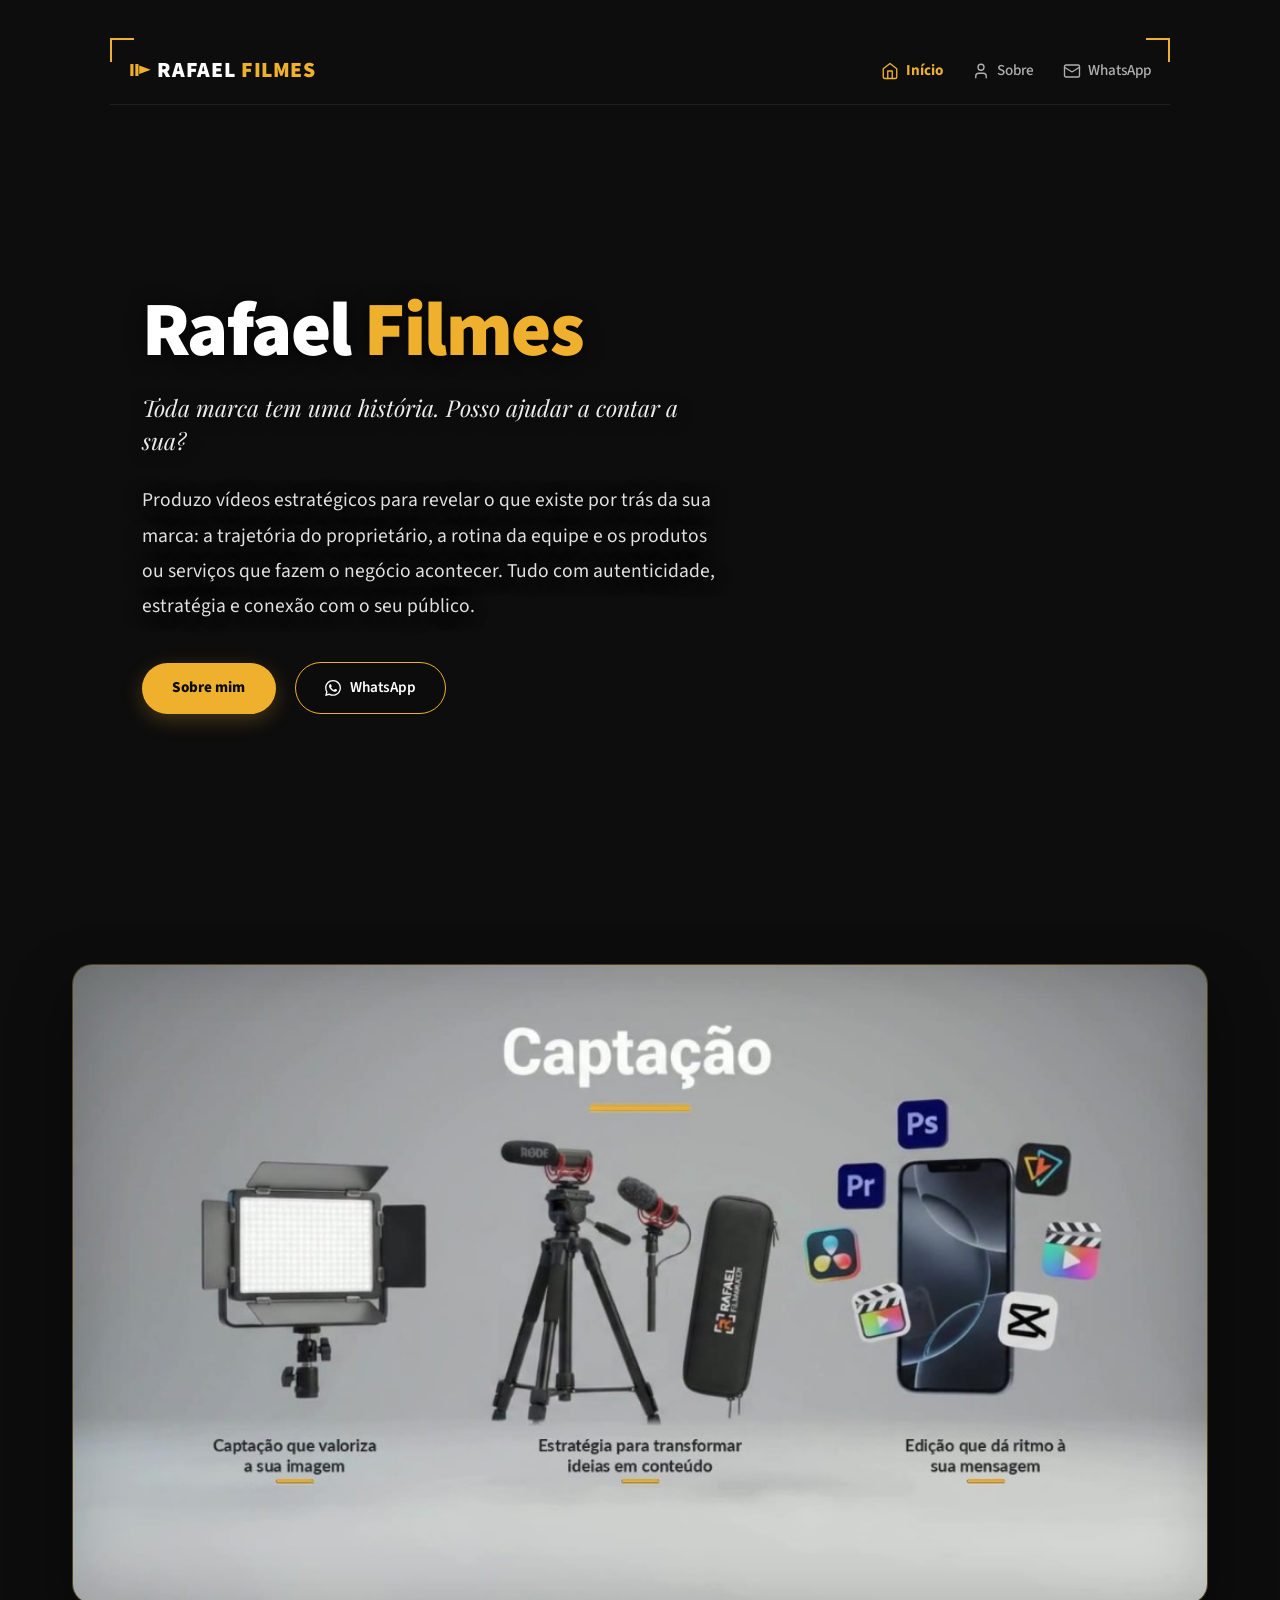
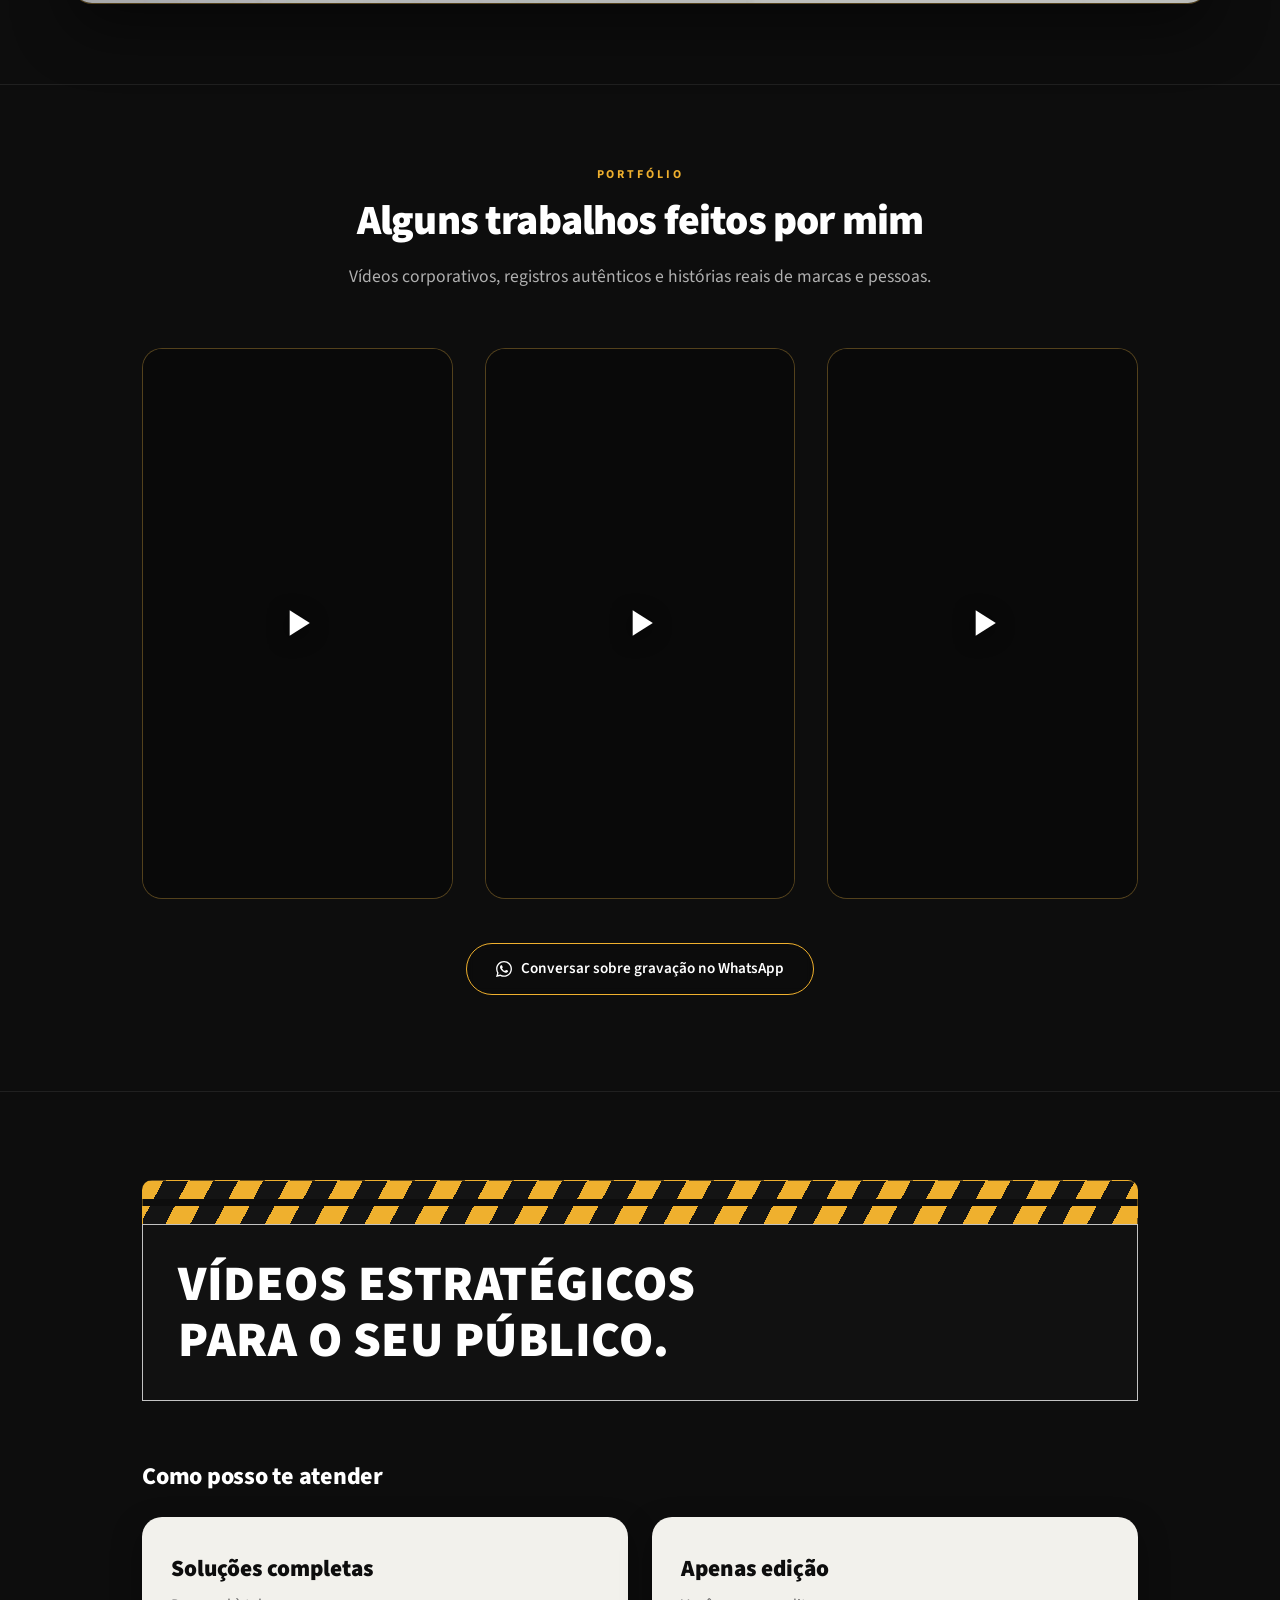
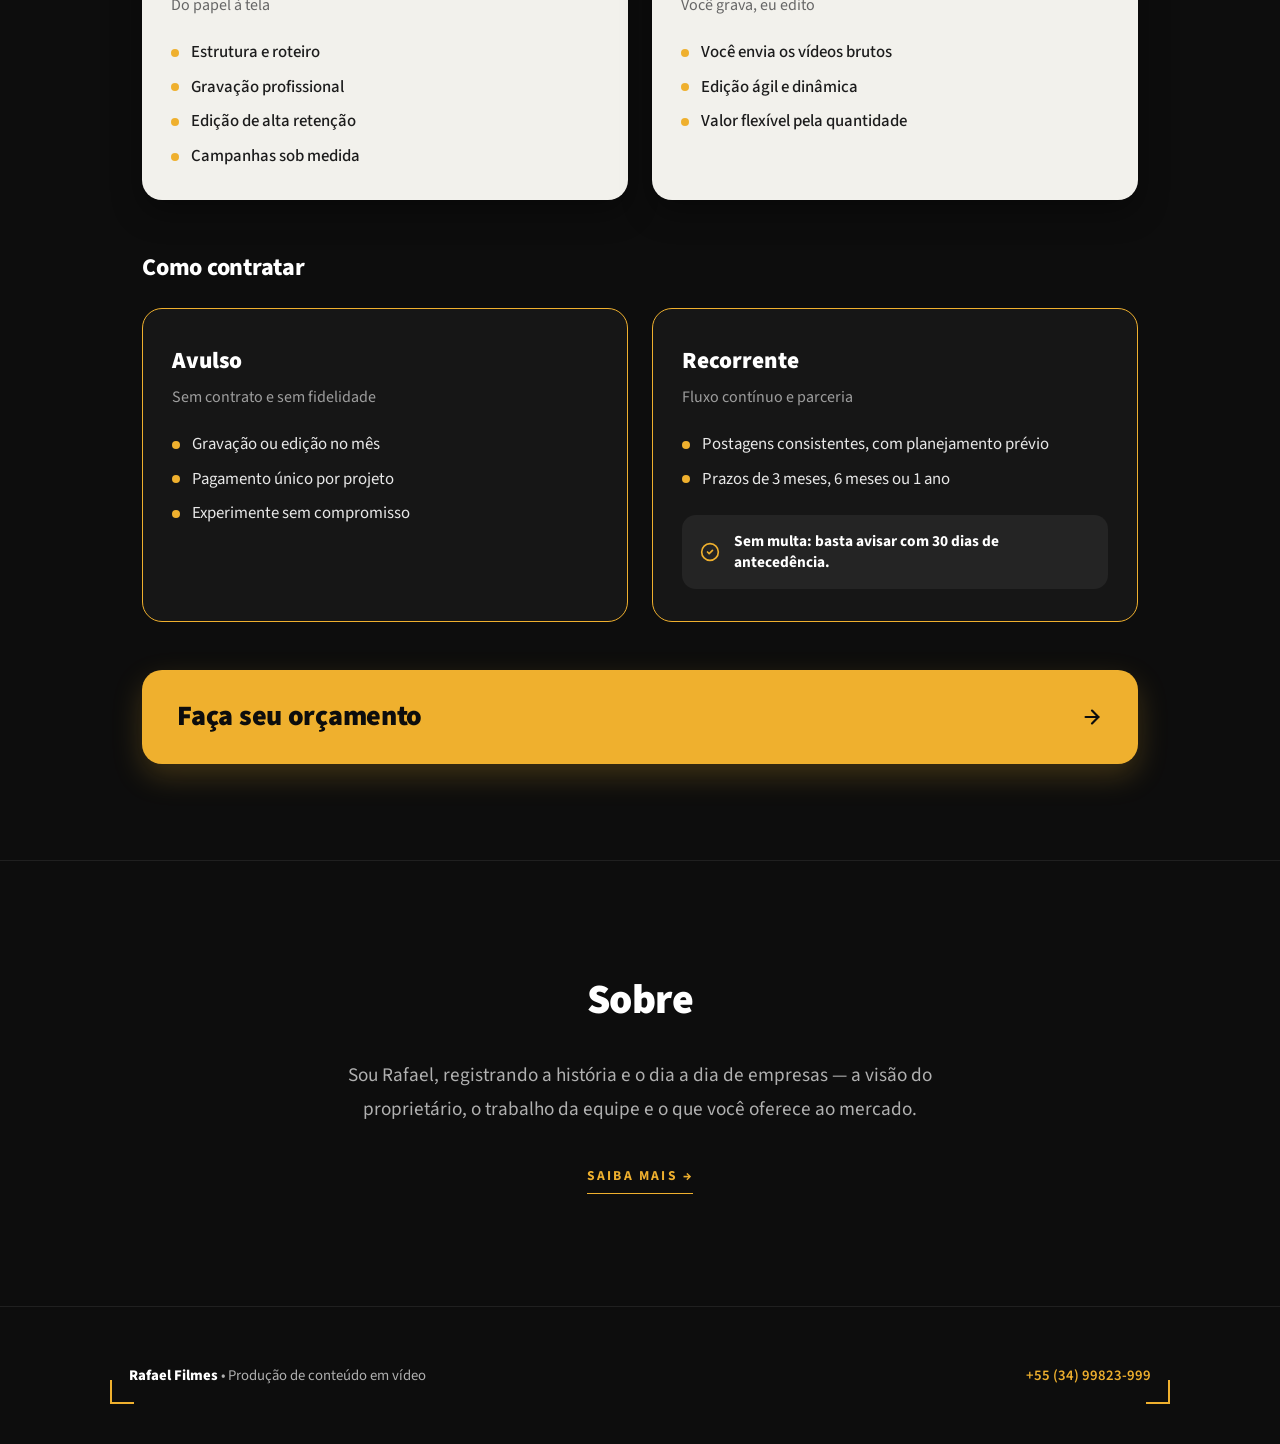
<file: index.html>
<!DOCTYPE html>
<html lang="pt-BR">
<head>
  <meta charset="UTF-8">
  <meta name="viewport" content="width=device-width, initial-scale=1.0">
  <title>Rafael Filmes</title>
  <meta name="description" content="Filmes e registros corporativos para empresas. Mostrando como você construiu o seu negócio e sua equipe.">

  <!-- Fontes Oficiais Idênticas à Referência (Playfair Display & Source Sans 3) -->
  <link rel="preconnect" href="https://fonts.googleapis.com">
  <link rel="preconnect" href="https://fonts.gstatic.com" crossorigin>
  <link href="https://fonts.googleapis.com/css2?family=Playfair+Display:ital,wght@0,400;0,500;0,600;0,700;1,400;1,500;1,600&family=Source+Sans+3:ital,wght@0,300;0,400;0,500;0,600;0,700;0,900;1,300;1,400&display=swap" rel="stylesheet">

  <link rel="stylesheet" href="css/style.css?v=11">
</head>
<body>

  <!-- ======================================================================
       HEADER MINIMALISTA
       ====================================================================== -->
  <div class="hero-simple-stage">
      <header class="site-header">
        <div class="container header-row">
          <a href="index.html" class="logo">
            <span class="logo-icon">II&#9658;</span> RAFAEL <span class="logo-accent">FILMES</span>
          </a>

          <nav class="nav-links" id="navLinks">
            <a href="index.html" class="nav-item active">
              <svg width="18" height="18" viewBox="0 0 24 24" fill="none" stroke="currentColor" stroke-width="1.8" stroke-linecap="round" stroke-linejoin="round">
                <path d="m3 9 9-7 9 7v11a2 2 0 0 1-2 2H5a2 2 0 0 1-2-2z"></path>
                <polyline points="9 22 9 12 15 12 15 22"></polyline>
              </svg>
              <span>Início</span>
            </a>

            <a href="sobre.html" class="nav-item">
              <svg width="18" height="18" viewBox="0 0 24 24" fill="none" stroke="currentColor" stroke-width="1.8" stroke-linecap="round" stroke-linejoin="round">
                <path d="M19 21v-2a4 4 0 0 0-4-4H9a4 4 0 0 0-4 4v2"></path>
                <circle cx="12" cy="7" r="4"></circle>
              </svg>
              <span>Sobre</span>
            </a>

            <!-- Redirecionamento exclusivo para WhatsApp -->
            <a href="https://wa.me/553499823999?text=Ol%C3%A1%20Rafael,%20vi%20seu%20site%20e%20gostaria%20de%20conversar%20sobre%20um%20v%C3%ADdeo%20para%20minha%20empresa." 
               class="nav-item" 
               target="_blank" 
               rel="noopener noreferrer">
              <svg width="18" height="18" viewBox="0 0 24 24" fill="none" stroke="currentColor" stroke-width="1.8" stroke-linecap="round" stroke-linejoin="round">
                <rect width="20" height="16" x="2" y="4" rx="2"></rect>
                <path d="m22 7-8.97 5.7a1.94 1.94 0 0 1-2.06 0L2 7"></path>
              </svg>
              <span>WhatsApp</span>
            </a>
          </nav>
        </div>
      </header>

      <!-- ======================================================================
           HERO PRINCIPAL (TEXTO SOBRE A ANIMAÇÃO DE FUNDO)
           ====================================================================== -->
      <section class="container hero-section-wrap">
        <div class="hero-minimal">
          <div class="hero-text-col">
            <h1 class="hero-name">Rafael <span class="logo-accent">Filmes</span></h1>
            <p class="hero-subtitle">Toda marca tem uma história. Posso ajudar a contar a sua?</p>

            <p class="hero-bio">
            Produzo vídeos estratégicos para revelar o que existe por trás da sua marca: a trajetória do proprietário, a rotina da equipe e os produtos ou serviços que fazem o negócio acontecer. Tudo com autenticidade, estratégia e conexão com o seu público.
            </p>

            <div class="hero-actions">
              <!-- Botão "Sobre mim" (Amarelo Âmbar da Paleta) -->
              <a href="sobre.html" class="btn-pill-light">
                Sobre mim
              </a>

              <!-- Botão WhatsApp direto -->
              <a href="https://wa.me/553499823999?text=Ol%C3%A1%20Rafael,%20gostaria%20de%20conversar%20sobre%20a%20grava%C3%A7%C3%A3o%20de%20um%20v%C3%ADdeo%20para%20minha%20empresa." 
                 class="btn-pill-outline" 
                 target="_blank" 
                 rel="noopener noreferrer">
                <svg width="16" height="16" viewBox="0 0 24 24" fill="currentColor">
                  <path d="M.057 24l1.687-6.163c-1.041-1.804-1.588-3.849-1.587-5.946.003-6.556 5.338-11.891 11.893-11.891 3.181.001 6.167 1.24 8.413 3.488 2.245 2.248 3.481 5.236 3.48 8.414-.003 6.557-5.338 11.892-11.893 11.892-1.99-.001-3.951-.5-5.688-1.448l-6.305 1.654zm6.597-3.807c1.676.995 3.276 1.591 5.392 1.592 5.448 0 9.886-4.434 9.889-9.885.002-5.462-4.415-9.89-9.881-9.892-5.452 0-9.887 4.434-9.889 9.884-.001 2.225.651 3.891 1.746 5.634l-.999 3.648 3.742-.981zm11.387-5.464c-.074-.124-.272-.198-.57-.347-.297-.149-1.758-.868-2.031-.967-.272-.099-.47-.149-.669.149-.198.297-.768.967-.941 1.165-.173.198-.347.223-.644.074-.297-.149-1.255-.462-2.39-1.475-.883-.788-1.48-1.761-1.653-2.059-.173-.297-.018-.458.13-.606.134-.133.297-.347.446-.521.151-.172.2-.296.3-.495.099-.198.05-.372-.025-.521-.075-.148-.669-1.611-.916-2.206-.242-.579-.487-.501-.669-.51l-.57-.01c-.198 0-.52.074-.792.372s-1.04 1.016-1.04 2.479 1.065 2.876 1.213 3.074c.149.198 2.095 3.2 5.076 4.487.709.306 1.263.489 1.694.626.712.226 1.36.194 1.872.118.571-.085 1.758-.719 2.006-1.413.248-.695.248-1.29.173-1.414z"/>
                </svg>
                <span>WhatsApp</span>
              </a>
            </div>
          </div>
        </div>
      </section>

    </div>

  <main>

    <!-- ==========================================================================
         SEÇÃO: CAPTAÇÃO · ESTRATÉGIA · EDIÇÃO
         ========================================================================== -->
    <section class="home-captacao-section" aria-label="Como os vídeos são produzidos">
      <div class="cap-wrap">
        <div class="cap-block" id="captacao">
          <div class="cap-stage">
            <video id="capVideo" class="cap-video"
                   src="videos/captacao_editado.mp4?v=5"
                   poster="img/captacao_poster.jpg"
                   muted
                   playsinline
                   webkit-playsinline
                   loop
                   preload="auto"
                   disablePictureInPicture
                   disableRemotePlayback
                   autoplay controlsList="nodownload nofullscreen noremoteplayback noplaybackrate"
                   aria-label="Captação, estratégia e edição: como os vídeos da Rafael Filmes são produzidos">
            </video>
          </div>

          <div class="cap-texts">
            <article class="cap-col" data-reveal="3.7">
              <h3 class="cap-col-title">Captação que valoriza a sua imagem</h3>
              <p>Cada detalhe da gravação é pensado para transmitir profissionalismo, autoridade e credibilidade. A captação combina enquadramento, iluminação, qualidade de áudio e direção visual para transformar a sua mensagem em um conteúdo claro, envolvente e alinhado ao posicionamento da sua marca.</p>
            </article>

            <article class="cap-col" data-reveal="4.6">
              <h3 class="cap-col-title">Estratégia para transformar ideias em conteúdo</h3>
              <p>Um vídeo relevante começa antes da gravação. Estrutura o roteiro, organiza a narrativa e direciona cada etapa para que o conteúdo tenha clareza, ritmo e propósito. O resultado é uma comunicação mais objetiva, natural e preparada para prender a atenção do público.</p>
            </article>

            <article class="cap-col" data-reveal="5.5">
              <h3 class="cap-col-title">Edição que dá ritmo à sua mensagem</h3>
              <p>Na pós-produção, cada corte é pensado para manter o interesse e potencializar a comunicação. O vídeo recebe edição dinâmica, legendas, trilha sonora, elementos visuais, ajustes de cor e recursos criativos que tornam o conteúdo mais profissional, atual e adequado às plataformas digitais.</p>
            </article>
          </div>
        </div>
      </div>
    </section>

    <!-- ==========================================================================
         SEÇÃO: ALGUNS TRABALHOS FEITOS POR MIM
         ========================================================================== -->
    <section class="home-portfolio-section">
      <div class="container">
        <div class="portfolio-header">
          <p class="portfolio-kicker">Portfólio</p>
          <h2 class="portfolio-title">Alguns trabalhos feitos por mim</h2>
          <p class="portfolio-subtitle">
            Vídeos corporativos, registros autênticos e histórias reais de marcas e pessoas.
          </p>
        </div>

        <div class="portfolio-grid">
          <!-- Vídeo 1 -->
          <article class="portfolio-card">
            <div class="portfolio-video-wrap">
              <video class="portfolio-video" disablePictureInPicture preload="auto" playsinline>
                <source src="videos/image8183.mp4#t=0.1" type="video/mp4">
                Seu navegador não suporta este formato de vídeo.
              </video>
            </div>
          </article>

          <!-- Vídeo 2 -->
          <article class="portfolio-card">
            <div class="portfolio-video-wrap">
              <video class="portfolio-video" disablePictureInPicture preload="auto" playsinline>
                <source src="videos/image7688.mp4#t=0.1" type="video/mp4">
                Seu navegador não suporta este formato de vídeo.
              </video>
            </div>
          </article>

          <!-- Vídeo 3 -->
          <article class="portfolio-card">
            <div class="portfolio-video-wrap">
              <video class="portfolio-video" disablePictureInPicture preload="auto" playsinline>
                <source src="videos/image8112.mp4#t=0.1" type="video/mp4">
                Seu navegador não suporta este formato de vídeo.
              </video>
            </div>
          </article>
        </div>

        <!-- Botão de Ação abaixo dos vídeos (igual à referência) -->
        <div class="portfolio-footer-cta">
          <a href="https://wa.me/553499823999?text=Ol%C3%A1%20Rafael,%20vi%20seus%20v%C3%ADdeos%20e%20gostaria%20de%20conversar%20sobre%20a%20grava%C3%A7%C3%A3o%20de%20um%20v%C3%ADdeo." 
             class="btn-pill-outline" 
             target="_blank" 
             rel="noopener noreferrer">
            <svg width="16" height="16" viewBox="0 0 24 24" fill="currentColor">
              <path d="M.057 24l1.687-6.163c-1.041-1.804-1.588-3.849-1.587-5.946.003-6.556 5.338-11.891 11.893-11.891 3.181.001 6.167 1.24 8.413 3.488 2.245 2.248 3.481 5.236 3.48 8.414-.003 6.557-5.338 11.892-11.893 11.892-1.99-.001-3.951-.5-5.688-1.448l-6.305 1.654zm6.597-3.807c1.676.995 3.276 1.591 5.392 1.592 5.448 0 9.886-4.434 9.889-9.885.002-5.462-4.415-9.89-9.881-9.892-5.452 0-9.887 4.434-9.889 9.884-.001 2.225.651 3.891 1.746 5.634l-.999 3.648 3.742-.981zm11.387-5.464c-.074-.124-.272-.198-.57-.347-.297-.149-1.758-.868-2.031-.967-.272-.099-.47-.149-.669.149-.198.297-.768.967-.941 1.165-.173.198-.347.223-.644.074-.297-.149-1.255-.462-2.39-1.475-.883-.788-1.48-1.761-1.653-2.059-.173-.297-.018-.458.13-.606.134-.133.297-.347.446-.521.151-.172.2-.296.3-.495.099-.198.05-.372-.025-.521-.075-.148-.669-1.611-.916-2.206-.242-.579-.487-.501-.669-.51l-.57-.01c-.198 0-.52.074-.792.372s-1.04 1.016-1.04 2.479 1.065 2.876 1.213 3.074c.149.198 2.095 3.2 5.076 4.487.709.306 1.263.489 1.694.626.712.226 1.36.194 1.872.118.571-.085 1.758-.719 2.006-1.413.248-.695.248-1.29.173-1.414z"/>
            </svg>
            <span>Conversar sobre gravação no WhatsApp</span>
          </a>
        </div>
      </div>
    </section>

    <!-- ==========================================================================
         SEÇÃO: SERVIÇOS E COMO CONTRATAR (AGREGAMENTOS DA IMAGEM ENVIADA)
         ========================================================================== -->
    <section class="services-clapper-section">
      <div class="container">
        <!-- Moldura de Claquete Cinematográfica -->
        <div class="clapper-banner">
          <div class="clapper-stripes" aria-hidden="true"></div>
          <div class="clapper-headline-box">
            <h2 class="clapper-headline">VÍDEOS ESTRATÉGICOS<br>PARA O SEU PÚBLICO.</h2>
          </div>
        </div>

        <!-- Bloco 1: Como posso te atender (Cards Claros Off-White #F2F1EC) -->
        <div class="services-block">
          <h3 class="services-section-label">Como posso te atender</h3>
          <div class="services-cards-grid">
            <!-- Card Soluções Completas -->
            <div class="service-card-light">
              <h4 class="service-card-title">Soluções completas</h4>
              <p class="service-card-sub">Do papel à tela</p>
              <ul class="service-bullet-list">
                <li>Estrutura e roteiro</li>
                <li>Gravação profissional</li>
                <li>Edição de alta retenção</li>
                <li>Campanhas sob medida</li>
              </ul>
            </div>

            <!-- Card Apenas Edição -->
            <div class="service-card-light">
              <h4 class="service-card-title">Apenas edição</h4>
              <p class="service-card-sub">Você grava, eu edito</p>
              <ul class="service-bullet-list">
                <li>Você envia os vídeos brutos</li>
                <li>Edição ágil e dinâmica</li>
                <li>Valor flexível pela quantidade</li>
              </ul>
            </div>
          </div>
        </div>

        <!-- Bloco 2: Como contratar (Cards Escuros com Borda Dourada #EFB02E) -->
        <div class="services-block">
          <h3 class="services-section-label">Como contratar</h3>
          <div class="services-cards-grid">
            <!-- Card Avulso -->
            <div class="service-card-dark">
              <h4 class="service-card-title">Avulso</h4>
              <p class="service-card-sub">Sem contrato e sem fidelidade</p>
              <ul class="service-bullet-list">
                <li>Gravação ou edição no mês</li>
                <li>Pagamento único por projeto</li>
                <li>Experimente sem compromisso</li>
              </ul>
            </div>

            <!-- Card Recorrente -->
            <div class="service-card-dark">
              <h4 class="service-card-title">Recorrente</h4>
              <p class="service-card-sub">Fluxo contínuo e parceria</p>
              <ul class="service-bullet-list">
                <li>Postagens consistentes, com planejamento prévio</li>
                <li>Prazos de 3 meses, 6 meses ou 1 ano</li>
              </ul>

              <div class="service-badge-notice">
                <svg width="20" height="20" viewBox="0 0 24 24" fill="none" stroke="currentColor" stroke-width="2" stroke-linecap="round" stroke-linejoin="round">
                  <circle cx="12" cy="12" r="10"></circle>
                  <path d="m9 12 2 2 4-4"></path>
                </svg>
                <span><strong>Sem multa: basta avisar com 30 dias de antecedência.</strong></span>
              </div>
            </div>
          </div>
        </div>

        <!-- Botão Largo Amarelo Âmbar: Faça seu orçamento -->
        <a href="https://wa.me/553499823999?text=Ol%C3%A1%20Rafael,%20gostaria%20de%20fazer%20um%20or%C3%A7amento%20para%20produ%C3%A7%C3%A3o%20de%20v%C3%ADdeo." 
           class="cta-banner-amber" 
           target="_blank" 
           rel="noopener noreferrer">
          <span>Faça seu orçamento</span>
          <svg width="22" height="22" viewBox="0 0 24 24" fill="none" stroke="currentColor" stroke-width="2.4" stroke-linecap="round" stroke-linejoin="round">
            <path d="M5 12h14"></path>
            <path d="m12 5 7 7-7 7"></path>
          </svg>
        </a>
      </div>
    </section>

    <!-- ==========================================================================
         SEÇÃO SOBRE CENTRALIZADA (IDÊNTICA À FOTO ENVIADA)
         ========================================================================== -->
    <section class="home-sobre-section">
      <div class="container">
        <h2 class="home-sobre-title">Sobre</h2>
        
        <p class="home-sobre-desc">
          Sou Rafael, registrando a história e o dia a dia de empresas — a visão do proprietário, o trabalho da equipe e o que você oferece ao mercado.
        </p>

        <a href="sobre.html" class="home-sobre-link">
          SAIBA MAIS &rarr;
        </a>
      </div>
    </section>
  </main>

  <!-- Rodapé Simples e Discreto -->
  <footer class="site-footer">
    <div class="container footer-row">
      <span><strong>Rafael Filmes</strong> &bull; Produção de conteúdo em vídeo</span>
      <a href="https://wa.me/553499823999" target="_blank" rel="noopener noreferrer" class="footer-wa">
        +55 (34) 99823-999
      </a>
    </div>
  </footer>

  <script src="js/main.js?v=6"></script>

  <!-- Script: Menu Mobile + Player com suporte a arrastar/deslizar no carrossel -->
  <script>
    // Menu Mobile
    var menuToggle = document.getElementById('menuToggle');
    var navLinks = document.getElementById('navLinks');
    if (menuToggle && navLinks) {
      menuToggle.addEventListener('click', function () {
        var isOpen = navLinks.classList.toggle('is-open');
        menuToggle.classList.toggle('is-active', isOpen);
        menuToggle.setAttribute('aria-expanded', isOpen);
      });
      navLinks.querySelectorAll('.nav-item').forEach(function (link) {
        link.addEventListener('click', function () {
          navLinks.classList.remove('is-open');
          menuToggle.classList.remove('is-active');
          menuToggle.setAttribute('aria-expanded', 'false');
        });
      });
    }


    var portfolioGrid = document.querySelector('.portfolio-grid');
    var currentPlayingVideo = null;
    var playScrollLeft = 0;
    var playWindowScrollY = 0;
    var isDragging = false;
    var startX = 0;
    var scrollStart = 0;
    var moved = 0;

    // Função para pausar todos os vídeos em reprodução do portfólio
    function pauseActiveVideo() {
      if (currentPlayingVideo && !currentPlayingVideo.paused) {
        currentPlayingVideo.pause();
      }
      document.querySelectorAll('.portfolio-video').forEach(function (v) {
        if (!v.paused) {
          v.pause();
        }
      });
    }

    // 1. Pausa imediata ao rolar a página para cima ou para baixo (Vertical Scroll)
    window.addEventListener('scroll', function () {
      if (currentPlayingVideo && !currentPlayingVideo.paused) {
        if (Math.abs(window.scrollY - playWindowScrollY) > 120) {
          pauseActiveVideo();
        }
      }
    }, { passive: true });

    // 2. Pausa imediata ao trocar de aba, minimizar o navegador ou perder o foco da janela
    document.addEventListener('visibilitychange', function () {
      if (document.hidden) {
        pauseActiveVideo();
      }
    });
    window.addEventListener('blur', pauseActiveVideo);
    window.addEventListener('pagehide', pauseActiveVideo);

    // 3. IntersectionObserver: garante que se o vídeo sair da área visível da tela, ele pause
    if ('IntersectionObserver' in window) {
      var videoObserver = new IntersectionObserver(function (entries) {
        entries.forEach(function (entry) {
          if (!entry.isIntersecting && !entry.target.paused) {
            entry.target.pause();
          }
        });
      }, { threshold: 0.2 });

      document.querySelectorAll('.portfolio-video').forEach(function (v) {
        videoObserver.observe(v);
      });
    }

    if (portfolioGrid) {
      // 4. Suporte a arrastar com mouse (Desktop)
      portfolioGrid.addEventListener('mousedown', function (e) {
        isDragging = false;
        moved = 0;
        startX = e.pageX - portfolioGrid.offsetLeft;
        scrollStart = portfolioGrid.scrollLeft;
        portfolioGrid.classList.add('is-dragging');
      });

      window.addEventListener('mousemove', function (e) {
        if (!portfolioGrid.classList.contains('is-dragging')) return;
        var x = e.pageX - portfolioGrid.offsetLeft;
        var walk = (x - startX);
        moved = Math.abs(walk);
        if (moved > 6) {
          isDragging = true;
          pauseActiveVideo();
        }
        portfolioGrid.scrollLeft = scrollStart - (walk * 1.3);
      });

      window.addEventListener('mouseup', function () {
        if (portfolioGrid.classList.contains('is-dragging')) {
          portfolioGrid.classList.remove('is-dragging');
          setTimeout(function () { isDragging = false; }, 80);
        }
      });

      // 5. NO CELULAR: Ao mover o dedo na tela (Horizontal ou Vertical) -> Pausa imediata
      var touchStartX = 0;
      var touchStartY = 0;
      portfolioGrid.addEventListener('touchstart', function (e) {
        if (e.touches && e.touches[0]) {
          touchStartX = e.touches[0].clientX;
          touchStartY = e.touches[0].clientY;
        }
      }, { passive: true });

      portfolioGrid.addEventListener('touchmove', function (e) {
        if (e.touches && e.touches[0]) {
          var diffX = Math.abs(e.touches[0].clientX - touchStartX);
          var diffY = Math.abs(e.touches[0].clientY - touchStartY);
          if (diffX > 15 || diffY > 15) {
            pauseActiveVideo();
          }
        }
      }, { passive: true });

      // 6. Ao rolar o carrossel (Scroll com inércia / snap)
      portfolioGrid.addEventListener('scroll', function () {
        if (currentPlayingVideo && !currentPlayingVideo.paused) {
          if (Math.abs(portfolioGrid.scrollLeft - playScrollLeft) > 120) {
            pauseActiveVideo();
          }
        }
      }, { passive: true });
    }

    // Players de Vídeo (play/pause ao tocar, sem expandir)
    document.querySelectorAll('.portfolio-video-wrap').forEach(function (wrap) {
      var video = wrap.querySelector('video');
      var btn = document.createElement('button');
      btn.className = 'portfolio-play-btn';
      btn.setAttribute('aria-label', 'Reproduzir vídeo');
      btn.innerHTML = '<svg width="26" height="26" viewBox="0 0 24 24" fill="currentColor"><path d="M8 5v14l11-7z"/></svg>';
      wrap.appendChild(btn);

      wrap.addEventListener('click', function (e) {
        // Se estava arrastando o carrossel, não ativa o play
        if (isDragging) return;

        if (video.paused || video.ended) {
          if (video.ended || (video.duration && video.currentTime >= video.duration - 0.2)) {
            video.currentTime = 0;
          }
          // Pausa outros vídeos
          document.querySelectorAll('.portfolio-video').forEach(function (v) {
            if (v !== video) v.pause();
          });
          video.play();
        } else {
          video.pause();
        }
      });

      video.addEventListener('play', function () {
        currentPlayingVideo = video;
        playWindowScrollY = window.scrollY;
        if (portfolioGrid) {
          playScrollLeft = portfolioGrid.scrollLeft;
        }
        wrap.classList.add('is-playing');
      });

      video.addEventListener('pause', function () {
        wrap.classList.remove('is-playing');
        if (currentPlayingVideo === video) {
          currentPlayingVideo = null;
        }
      });

      video.addEventListener('ended', function () {
        video.currentTime = 0;
        wrap.classList.remove('is-playing');
        if (currentPlayingVideo === video) {
          currentPlayingVideo = null;
        }
      });

      video.addEventListener('contextmenu', function (e) { e.preventDefault(); });
    });
  </script>

</body>
</html>
</file>
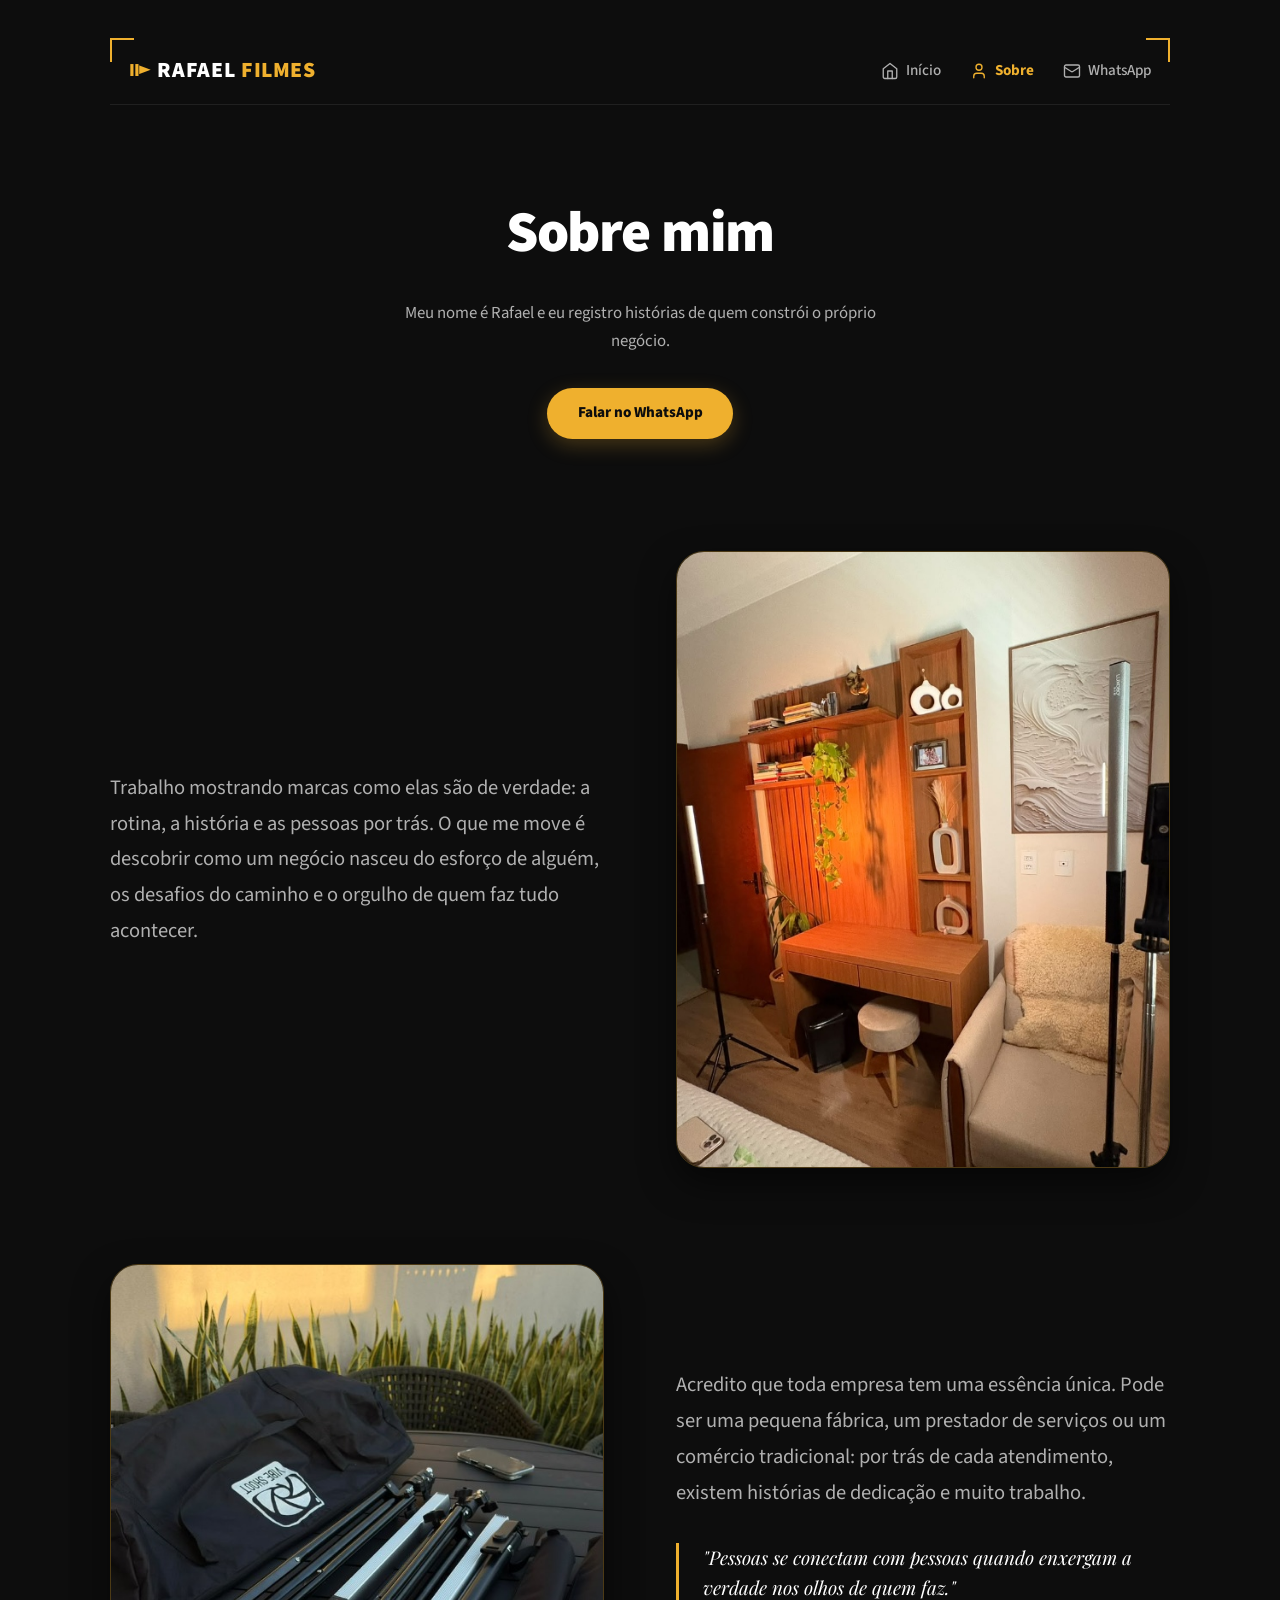
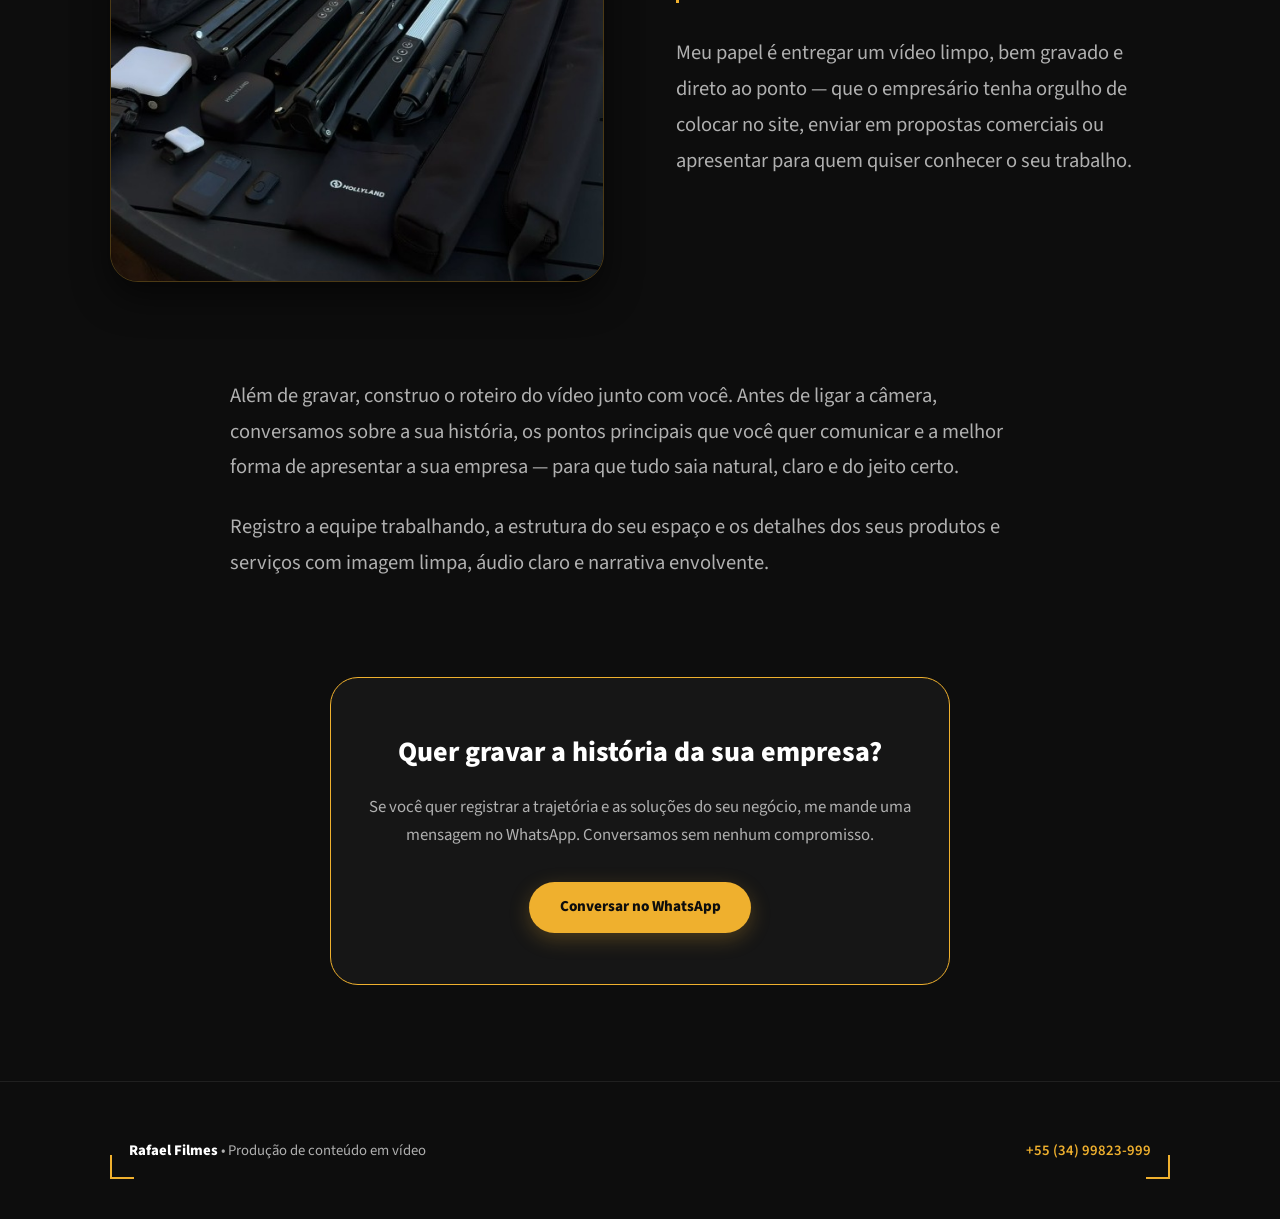
<file: sobre.html>
<!DOCTYPE html>
<html lang="pt-BR">
<head>
  <meta charset="UTF-8">
  <meta name="viewport" content="width=device-width, initial-scale=1.0">
  <title>Sobre &mdash; O Rafael</title>
  <meta name="description" content="Conheça um pouco sobre o trabalho da Rafael Filmes, registrando a trajetória e o dia a dia de empresas.">

  <!-- Fontes com proporções naturais e elegantes (sem achatamento) -->
  <link rel="preconnect" href="https://fonts.googleapis.com">
  <link rel="preconnect" href="https://fonts.gstatic.com" crossorigin>
  <link href="https://fonts.googleapis.com/css2?family=Playfair+Display:ital,wght@0,400;0,500;0,600;0,700;1,400;1,500;1,600&family=Source+Sans+3:ital,wght@0,300;0,400;0,500;0,600;0,700;0,900;1,300;1,400&display=swap" rel="stylesheet">

  <link rel="stylesheet" href="css/style.css?v=11">
</head>
<body>

  <!-- ==========================================================================
       HEADER MINIMALISTA
       ========================================================================== -->
  <header class="site-header">
    <div class="container header-row">
      <a href="index.html" class="logo">
        <span class="logo-icon">II&#9658;</span> RAFAEL <span class="logo-accent">FILMES</span>
      </a>

      <nav class="nav-links" id="navLinks">
        <a href="index.html" class="nav-item">
          <svg width="18" height="18" viewBox="0 0 24 24" fill="none" stroke="currentColor" stroke-width="1.8" stroke-linecap="round" stroke-linejoin="round">
            <path d="m3 9 9-7 9 7v11a2 2 0 0 1-2 2H5a2 2 0 0 1-2-2z"></path>
            <polyline points="9 22 9 12 15 12 15 22"></polyline>
          </svg>
          <span>Início</span>
        </a>

        <a href="sobre.html" class="nav-item active">
          <svg width="18" height="18" viewBox="0 0 24 24" fill="none" stroke="currentColor" stroke-width="1.8" stroke-linecap="round" stroke-linejoin="round">
            <path d="M19 21v-2a4 4 0 0 0-4-4H9a4 4 0 0 0-4 4v2"></path>
            <circle cx="12" cy="7" r="4"></circle>
          </svg>
          <span>Sobre</span>
        </a>

        <!-- Redirecionamento exclusivo para o WhatsApp -->
        <a href="https://wa.me/553499823999?text=Ol%C3%A1%20Rafael,%20vi%20sua%20p%C3%A1gina%20Sobre%20e%20gostaria%20de%20conversar%20sobre%20um%20v%C3%ADdeo." 
           class="nav-item" 
           target="_blank" 
           rel="noopener noreferrer">
          <svg width="18" height="18" viewBox="0 0 24 24" fill="none" stroke="currentColor" stroke-width="1.8" stroke-linecap="round" stroke-linejoin="round">
            <rect width="20" height="16" x="2" y="4" rx="2"></rect>
            <path d="m22 7-8.97 5.7a1.94 1.94 0 0 1-2.06 0L2 7"></path>
          </svg>
          <span>WhatsApp</span>
        </a>
      </nav>
    </div>
  </header>

  <!-- Cabeçalho Centralizado da Página — igual "Sobre mim" na referência -->
  <div class="container sobre-page-header">
    <h1 class="sobre-page-title">Sobre mim</h1>
    <p class="sobre-page-subtitle">
      Meu nome é Rafael e eu registro histórias de quem constrói o próprio negócio.
    </p>

    <!-- Apenas WhatsApp (sem outras redes sociais) -->
    <div class="sobre-wa-action">
      <a href="https://wa.me/553499823999?text=Ol%C3%A1%20Rafael,%20vi%20sua%20p%C3%A1gina%20Sobre%20e%20gostaria%20de%20conversar." 
         class="btn-pill-light" 
         target="_blank" 
         rel="noopener noreferrer">
        Falar no WhatsApp
      </a>
    </div>
  </div>

  <main class="container sobre-page">
    <!-- Bloco 1: Texto Esquerda | Foto Direita -->
    <section class="story-block">
      <div class="story-text">
        <p>
          Trabalho mostrando marcas como elas são de verdade: a rotina, a história e as pessoas por trás. O que me move é descobrir como um negócio nasceu do esforço de alguém, os desafios do caminho e o orgulho de quem faz tudo acontecer.
        </p>
      </div>

      <div class="story-photo">
        <img src="img/sobre-foto-1.jpg?v=2" alt="Produção audiovisual Rafael Filmes">
      </div>
    </section>

    <!-- Bloco 2: Foto Esquerda | Texto Direita -->
    <section class="story-block reversed">
      <div class="story-text">
        <p>
          Acredito que toda empresa tem uma essência única. Pode ser uma pequena fábrica, um prestador de serviços ou um comércio tradicional: por trás de cada atendimento, existem histórias de dedicação e muito trabalho.
        </p>

        <div class="quote-box">
          <p class="quote-quote">
            "Pessoas se conectam com pessoas quando enxergam a verdade nos olhos de quem faz."
          </p>
        </div>

        <p>
          Meu papel é entregar um vídeo limpo, bem gravado e direto ao ponto — que o empresário tenha orgulho de colocar no site, enviar em propostas comerciais ou apresentar para quem quiser conhecer o seu trabalho.
        </p>
      </div>

      <div class="story-photo">
        <img src="img/equipamentos-rafael.jpg" alt="Equipamentos de gravação Rafael Filmes">
      </div>
    </section>

    <!-- Bloco 3: Texto sem Imagem -->
    <section class="story-block no-photo">
      <div class="story-text">
        <p>
          Além de gravar, <strong>construo o roteiro do vídeo</strong> junto com você. Antes de ligar a câmera, conversamos sobre a sua história, os pontos principais que você quer comunicar e a melhor forma de apresentar a sua empresa — para que tudo saia natural, claro e do jeito certo.
        </p>
        <p>
          Registro a equipe trabalhando, a estrutura do seu espaço e os detalhes dos seus produtos e serviços com imagem limpa, áudio claro e narrativa envolvente.
        </p>
      </div>
    </section>
    <!-- Convite Final Exclusivo para WhatsApp -->
    <section class="sobre-cta-box">
      <h2 class="sobre-cta-title">Quer gravar a história da sua empresa?</h2>
      <p class="sobre-cta-desc">
        Se você quer registrar a trajetória e as soluções do seu negócio, me mande uma mensagem no WhatsApp. Conversamos sem nenhum compromisso.
      </p>

      <a href="https://wa.me/553499823999?text=Ol%C3%A1%20Rafael,%20vi%20sua%20p%C3%A1gina%20Sobre%20e%20gostaria%20de%20conversar%20sobre%20um%20v%C3%ADdeo." 
         class="btn-pill-light" 
         target="_blank" 
         rel="noopener noreferrer">
        Conversar no WhatsApp
      </a>
    </section>

  </main>

  <!-- Rodapé Simples -->
  <footer class="site-footer">
    <div class="container footer-row">
      <span><strong>Rafael Filmes</strong> &bull; Produção de conteúdo em vídeo</span>
      <a href="https://wa.me/553499823999" target="_blank" rel="noopener noreferrer" class="footer-wa">
        +55 (34) 99823-999
      </a>
    </div>
  </footer>

  <!-- Script Menu Mobile -->
  <script>
    var menuToggle = document.getElementById('menuToggle');
    var navLinks = document.getElementById('navLinks');
    if (menuToggle && navLinks) {
      menuToggle.addEventListener('click', function () {
        var isOpen = navLinks.classList.toggle('is-open');
        menuToggle.classList.toggle('is-active', isOpen);
        menuToggle.setAttribute('aria-expanded', isOpen);
      });
      navLinks.querySelectorAll('.nav-item').forEach(function (link) {
        link.addEventListener('click', function () {
          navLinks.classList.remove('is-open');
          menuToggle.classList.remove('is-active');
          menuToggle.setAttribute('aria-expanded', 'false');
        });
      });
    }
  </script>

</body>
</html>
</file>
<file: css/style.css>
/* ==========================================================================
   RAFAEL FILMES // TIPOGRAFIA IDÊNTICA À REFERÊNCIA (caioaugusto.com)
   Fontes: Source Sans 3 (sans) + Playfair Display (serif)
   ========================================================================== */

:root {
  --bg: #0d0d0d;
  --bg-card: #161616;
  --surface-light: #f2f1ec;
  --text-cream: #ffffff;
  --text-muted: #b0b0b0;
  --text-subtle: #888888;
  --accent-gold: #efb02e;

  --border-subtle: rgba(239, 176, 46, 0.28);
  --border-hover: rgba(239, 176, 46, 0.75);

  --btn-light-bg: #efb02e;
  --btn-light-text: #0d0d0d;

  /* Fontes exatas da referência */
  --font-sans: 'Source Sans 3', 'Source Sans Pro', -apple-system, BlinkMacSystemFont, sans-serif;
  --font-serif: 'Playfair Display', Georgia, serif;
}

/* Reset */
*, *::before, *::after {
  box-sizing: border-box;
  margin: 0;
  padding: 0;
}

html {
  color-scheme: dark;
  font-size: 16px;
}

body {
  background-color: var(--bg);
  color: var(--text-cream);
  font-family: var(--font-sans);
  font-weight: 400;
  line-height: 1.7;
  -webkit-font-smoothing: antialiased;
  -moz-osx-font-smoothing: grayscale;
  min-height: 100vh;
  display: flex;
  flex-direction: column;
}

.container {
  width: 100%;
  max-width: 1060px;
  margin: 0 auto;
  padding: 0 2rem;
}

/* ==========================================================================
   HEADER (COM CANTONEIRAS DOURADAS DA IMAGEM)
   ========================================================================== */
.site-header {
  position: relative;
  padding: 2.4rem 0 1.5rem 0;
}

.header-row {
  position: relative;
  display: flex;
  align-items: center;
  justify-content: space-between;
  padding: 0.9rem 1.2rem;
  border-bottom: 1px solid rgba(255, 255, 255, 0.08);
}

.header-row::before,
.header-row::after {
  content: '';
  position: absolute;
  top: 0;
  width: 24px;
  height: 24px;
  border-top: 2px solid var(--accent-gold);
  pointer-events: none;
}

.header-row::before {
  left: 0;
  border-left: 2px solid var(--accent-gold);
}

.header-row::after {
  right: 0;
  border-right: 2px solid var(--accent-gold);
}

.logo {
  font-family: var(--font-sans);
  font-size: 1.35rem;
  font-weight: 900;
  color: var(--text-cream);
  text-decoration: none;
  letter-spacing: 0.03em;
  display: inline-flex;
  align-items: center;
  gap: 0.35rem;
}

.logo-icon {
  color: var(--accent-gold);
  font-size: 1.15rem;
  letter-spacing: -0.05em;
  margin-right: 0.15rem;
}

.logo-accent {
  color: var(--accent-gold);
}

.nav-links {
  display: flex;
  align-items: center;
  gap: 1.8rem;
}

.nav-item {
  display: inline-flex;
  align-items: center;
  gap: 0.45rem;
  color: var(--text-muted);
  text-decoration: none;
  font-family: var(--font-sans);
  font-size: 0.95rem;
  font-weight: 500;
  transition: color 0.2s ease;
}

.nav-item svg {
  stroke-width: 1.8;
}

.nav-item:hover,
.nav-item.active {
  color: var(--accent-gold);
}

.nav-item.active {
  font-weight: 700;
}

/* Botão Menu Hamburger no celular (estilo limpo minimalista) */
.menu-toggle {
  display: none;
  flex-direction: column;
  justify-content: center;
  align-items: center;
  gap: 5px;
  width: 38px;
  height: 38px;
  background: transparent;
  border: none;
  cursor: pointer;
  padding: 0;
  z-index: 100;
}

.menu-toggle span {
  display: block;
  width: 22px;
  height: 2px;
  background-color: var(--text-cream);
  border-radius: 2px;
  transition: transform 0.25s ease, opacity 0.25s ease;
}

.menu-toggle.is-active span:nth-child(1) {
  transform: translateY(7px) rotate(45deg);
}

.menu-toggle.is-active span:nth-child(2) {
  opacity: 0;
}

.menu-toggle.is-active span:nth-child(3) {
  transform: translateY(-7px) rotate(-45deg);
}
















/* ==========================================================================
   HERO SIMPLES (SEM VÍDEO DE FUNDO — FUNDO ESCURO SÓLIDO)
   ========================================================================== */
.hero-simple-stage {
  position: relative;
  width: 100%;
  background-color: var(--bg);
  display: flex;
  flex-direction: column;
  min-height: 100vh;
  min-height: 100dvh;
  overflow: hidden;
}

.hero-section-wrap {
  position: relative;
  z-index: 2;
  flex: 1;
  display: flex;
  align-items: center;
  padding-top: 2rem;
  padding-bottom: 3.5rem;
}

.hero-minimal {
  width: 100%;
  display: flex;
  align-items: center;
}

.hero-text-col {
  max-width: 580px;
  text-shadow: 0 2px 18px rgba(0, 0, 0, 0.75);
}

/* "EU SOU" — tiny, uppercase, muito apagado, letra-espaçada */
.hero-kicker {
  font-family: var(--font-sans);
  font-size: 0.72rem;
  letter-spacing: 0.28em;
  text-transform: uppercase;
  color: rgba(255, 255, 255, 0.78);
  margin-bottom: 0.8rem;
  font-weight: 400;
}

/* Nome principal — Source Sans 3, peso 900 (ultra bold), enorme */
.hero-name {
  font-family: var(--font-sans);
  font-size: clamp(3.2rem, 6vw, 4.8rem);
  font-weight: 900;
  color: var(--text-cream);
  line-height: 1.05;
  letter-spacing: -0.02em;
  margin-bottom: 1.2rem;
}

/* Subtítulo — Playfair Display, itálico, cor cream */
.hero-subtitle {
  font-family: var(--font-serif);
  font-size: clamp(1.15rem, 2vw, 1.45rem);
  font-style: italic;
  font-weight: 400;
  color: var(--text-cream);
  line-height: 1.45;
  margin-bottom: 1.6rem;
  opacity: 0.92;
}

/* Bio — Source Sans 3, peso 400 */
.hero-bio {
  font-family: var(--font-sans);
  font-size: 1.22rem;
  color: rgba(255, 255, 255, 0.88);
  line-height: 1.8;
  margin-bottom: 2.4rem;
  font-weight: 400;
}

.hero-actions {
  display: flex;
  align-items: center;
  gap: 1.2rem;
  flex-wrap: wrap;
}

/* Botão Principal Amarelo Âmbar (Estilo da Imagem) */
.btn-pill-light {
  display: inline-flex;
  align-items: center;
  justify-content: center;
  padding: 0.78rem 1.9rem;
  border-radius: 999px;
  background-color: var(--btn-light-bg);
  color: var(--btn-light-text);
  font-family: var(--font-sans);
  font-weight: 800;
  font-size: 0.95rem;
  text-decoration: none;
  transition: all 0.25s ease;
  box-shadow: 0 6px 20px rgba(239, 176, 46, 0.25);
  text-shadow: none;
}

.btn-pill-light:hover {
  background-color: #ffc247;
  transform: translateY(-2px);
  box-shadow: 0 10px 25px rgba(239, 176, 46, 0.4);
}

/* Botão Contorno "WhatsApp" */
.btn-pill-outline {
  display: inline-flex;
  align-items: center;
  gap: 0.6rem;
  padding: 0.75rem 1.8rem;
  border-radius: 999px;
  background-color: rgba(13, 13, 13, 0.45);
  backdrop-filter: blur(4px);
  color: var(--text-cream);
  border: 1.5px solid var(--accent-gold);
  font-family: var(--font-sans);
  font-weight: 600;
  font-size: 0.95rem;
  text-decoration: none;
  transition: all 0.25s ease;
  text-shadow: none;
}

.btn-pill-outline:hover {
  border-color: #ffc247;
  background-color: rgba(239, 176, 46, 0.14);
  transform: translateY(-2px);
}

/* ==========================================================================
   SEÇÃO ALGUNS TRABALHOS FEITOS POR MIM
   ========================================================================== */
.home-portfolio-section {
  padding: 5rem 0 6rem 0;
  border-top: 1px solid rgba(255, 255, 255, 0.08);
}

.portfolio-header {
  text-align: center;
  max-width: 680px;
  margin: 0 auto 3.5rem auto;
}

.portfolio-kicker {
  font-family: var(--font-sans);
  font-size: 0.75rem;
  letter-spacing: 0.24em;
  text-transform: uppercase;
  color: var(--accent-gold);
  margin-bottom: 0.8rem;
  font-weight: 700;
}

.portfolio-title {
  font-family: var(--font-sans);
  font-size: clamp(2rem, 3.8vw, 2.6rem);
  font-weight: 900;
  color: var(--text-cream);
  line-height: 1.15;
  letter-spacing: -0.02em;
  margin-bottom: 1rem;
}

.portfolio-subtitle {
  font-family: var(--font-sans);
  font-size: 1.1rem;
  color: var(--text-muted);
  line-height: 1.7;
}

.portfolio-grid {
  display: grid;
  grid-template-columns: repeat(3, 1fr);
  gap: 2rem;
}

.portfolio-card {
  background-color: var(--bg-card);
  border: 1.5px solid var(--border-subtle);
  border-radius: 20px;
  overflow: hidden;
  transition: transform 0.25s ease, border-color 0.25s ease, box-shadow 0.25s ease;
  display: flex;
  flex-direction: column;
}

.portfolio-card:hover {
  transform: translateY(-4px);
  border-color: var(--accent-gold);
  box-shadow: 0 16px 36px rgba(0, 0, 0, 0.55);
}

.portfolio-video-wrap {
  width: 100%;
  aspect-ratio: 9 / 16;
  background-color: #090909;
  position: relative;
  overflow: hidden;
  cursor: pointer;
}

.portfolio-video {
  width: 100%;
  height: 100%;
  object-fit: cover;
  display: block;
}

.portfolio-play-btn {
  position: absolute;
  top: 50%;
  left: 50%;
  transform: translate(-50%, -50%);
  width: auto;
  height: auto;
  border: none;
  background: transparent;
  color: #ffffff;
  filter: drop-shadow(0 3px 10px rgba(0, 0, 0, 0.7));
  display: flex;
  align-items: center;
  justify-content: center;
  padding: 0;
  cursor: pointer;
  transition: opacity 0.25s ease, transform 0.25s ease, color 0.25s ease;
}

.portfolio-play-btn svg {
  width: 44px;
  height: 44px;
}

.portfolio-video-wrap:hover .portfolio-play-btn {
  transform: translate(-50%, -50%) scale(1.12);
  background: transparent;
  color: var(--accent-gold);
}

.portfolio-video-wrap.is-playing .portfolio-play-btn {
  opacity: 0;
  pointer-events: none;
}

.portfolio-card-info {
  padding: 1.4rem 1.4rem 1.6rem 1.4rem;
  display: flex;
  flex-direction: column;
  gap: 0.4rem;
}

.portfolio-card-category {
  font-family: var(--font-sans);
  font-size: 0.75rem;
  letter-spacing: 0.16em;
  text-transform: uppercase;
  color: var(--accent-gold);
  font-weight: 700;
}

.portfolio-card-title {
  font-family: var(--font-sans);
  font-size: 1.15rem;
  font-weight: 700;
  color: var(--text-cream);
  line-height: 1.3;
}

.portfolio-footer-cta {
  display: flex;
  justify-content: center;
  margin-top: 2.8rem;
}

/* ==========================================================================
   SEÇÃO: SERVIÇOS E COMO CONTRATAR (AGREGAMENTOS DA IMAGEM ENVIADA)
   ========================================================================== */
.services-clapper-section {
  padding: 5.5rem 0 6rem 0;
  border-top: 1px solid rgba(255, 255, 255, 0.08);
}

/* Claquete Cinematográfica */
.clapper-banner {
  margin-bottom: 3.5rem;
}

.clapper-stripes {
  height: 44px;
  border-radius: 10px 10px 0 0;
  background-color: #121212;
  background-image:
    linear-gradient(180deg, transparent 42%, #0d0d0d 42%, #0d0d0d 58%, transparent 58%),
    repeating-linear-gradient(
      -62deg,
      var(--accent-gold) 0px,
      var(--accent-gold) 22px,
      #141414 22px,
      #141414 44px
    );
  border: 1px solid rgba(239, 176, 46, 0.4);
  border-bottom: none;
}

.clapper-headline-box {
  background-color: #111111;
  border: 1.5px solid rgba(255, 255, 255, 0.75);
  padding: 2rem 2.2rem;
}

.clapper-headline {
  font-family: var(--font-sans);
  font-size: clamp(1.85rem, 4.5vw, 3.1rem);
  font-weight: 900;
  color: #ffffff;
  line-height: 1.12;
  letter-spacing: 0.01em;
  text-transform: uppercase;
}

/* Blocos de Serviços */
.services-block {
  margin-bottom: 3rem;
}

.services-section-label {
  font-family: var(--font-sans);
  font-size: 1.5rem;
  font-weight: 800;
  color: #ffffff;
  margin-bottom: 1.2rem;
  letter-spacing: -0.01em;
}

.services-cards-grid {
  display: grid;
  grid-template-columns: repeat(2, 1fr);
  gap: 1.5rem;
}

/* Cards Claros Off-White (#F2F1EC) — "Como posso te atender" */
.service-card-light {
  background-color: var(--surface-light);
  color: #111111;
  border-radius: 20px;
  padding: 2rem 1.8rem;
  box-shadow: 0 12px 30px rgba(0, 0, 0, 0.35);
}

.service-card-light .service-card-title {
  font-family: var(--font-sans);
  font-size: 1.45rem;
  font-weight: 900;
  color: #0d0d0d;
  margin-bottom: 0.2rem;
}

.service-card-light .service-card-sub {
  font-family: var(--font-sans);
  font-size: 1rem;
  color: #666666;
  margin-bottom: 1.3rem;
  font-weight: 400;
}

.service-card-light .service-bullet-list {
  list-style: none;
  display: flex;
  flex-direction: column;
  gap: 0.65rem;
}

.service-card-light .service-bullet-list li {
  position: relative;
  padding-left: 1.25rem;
  font-size: 1.05rem;
  font-weight: 500;
  color: #1c1c1c;
  line-height: 1.45;
}

.service-card-light .service-bullet-list li::before {
  content: '';
  position: absolute;
  left: 0;
  top: 0.52em;
  width: 8px;
  height: 8px;
  border-radius: 50%;
  background-color: var(--accent-gold);
}

/* Cards Escuros com Borda Dourada — "Como contratar" */
.service-card-dark {
  background-color: var(--bg-card);
  border: 1.5px solid var(--accent-gold);
  border-radius: 20px;
  padding: 2rem 1.8rem;
  color: #ffffff;
  display: flex;
  flex-direction: column;
}

.service-card-dark .service-card-title {
  font-family: var(--font-sans);
  font-size: 1.45rem;
  font-weight: 900;
  color: #ffffff;
  margin-bottom: 0.2rem;
}

.service-card-dark .service-card-sub {
  font-family: var(--font-sans);
  font-size: 1rem;
  color: #9e9e9e;
  margin-bottom: 1.3rem;
  font-weight: 400;
}

.service-card-dark .service-bullet-list {
  list-style: none;
  display: flex;
  flex-direction: column;
  gap: 0.65rem;
}

.service-card-dark .service-bullet-list li {
  position: relative;
  padding-left: 1.25rem;
  font-size: 1.05rem;
  font-weight: 400;
  color: #e8e8e8;
  line-height: 1.45;
}

.service-card-dark .service-bullet-list li::before {
  content: '';
  position: absolute;
  left: 0;
  top: 0.52em;
  width: 8px;
  height: 8px;
  border-radius: 50%;
  background-color: var(--accent-gold);
}

/* Aviso Sem Multa dentro do Card Recorrente */
.service-badge-notice {
  margin-top: 1.5rem;
  background-color: #242424;
  border-radius: 14px;
  padding: 1rem 1.15rem;
  display: flex;
  align-items: center;
  gap: 0.85rem;
  color: #ffffff;
  font-size: 0.96rem;
  line-height: 1.35;
}

.service-badge-notice svg {
  color: var(--accent-gold);
  flex-shrink: 0;
}

/* Botão Largo Amarelo Âmbar: "Faça seu orçamento" */
.cta-banner-amber {
  margin-top: 0.5rem;
  display: flex;
  align-items: center;
  justify-content: space-between;
  width: 100%;
  background-color: var(--accent-gold);
  color: #0d0d0d;
  text-decoration: none;
  padding: 1.45rem 2.2rem;
  border-radius: 20px;
  font-family: var(--font-sans);
  font-size: clamp(1.35rem, 2.5vw, 1.75rem);
  font-weight: 900;
  letter-spacing: -0.01em;
  transition: transform 0.25s ease, background-color 0.25s ease, box-shadow 0.25s ease;
  box-shadow: 0 12px 30px rgba(239, 176, 46, 0.22);
}

.cta-banner-amber:hover {
  background-color: #ffc247;
  transform: translateY(-3px);
  box-shadow: 0 16px 36px rgba(239, 176, 46, 0.36);
}

/* ==========================================================================
   SEÇÃO SOBRE CENTRALIZADA (IDÊNTICA À REFERÊNCIA)
   ========================================================================== */
.home-sobre-section {
  padding: 6.5rem 0 7rem 0;
  border-top: 1px solid rgba(255, 255, 255, 0.08);
  text-align: center;
}

.home-sobre-title {
  font-family: var(--font-sans);
  font-size: clamp(2rem, 3.8vw, 2.6rem);
  font-weight: 900;
  color: var(--text-cream);
  margin-bottom: 1.4rem;
  letter-spacing: -0.015em;
}

.home-sobre-desc {
  font-family: var(--font-sans);
  font-size: 1.2rem;
  font-weight: 400;
  line-height: 1.8;
  color: var(--text-muted);
  max-width: 660px;
  margin: 0 auto 2.2rem auto;
}

.home-sobre-link {
  display: inline-flex;
  align-items: center;
  gap: 0.4rem;
  font-family: var(--font-sans);
  font-size: 0.85rem;
  font-weight: 700;
  letter-spacing: 0.16em;
  text-transform: uppercase;
  color: var(--accent-gold);
  text-decoration: none;
  border-bottom: 1.5px solid var(--accent-gold);
  padding-bottom: 0.35rem;
  transition: all 0.25s ease;
}

.home-sobre-link:hover {
  color: #ffffff;
  border-color: #ffffff;
  transform: translateY(-1px);
}

/* ==========================================================================
   PÁGINA SOBRE MIM (SOBRE.HTML)
   ========================================================================== */

/* Cabeçalho centralizado da página Sobre — igual "Sobre mim" na referência */
.sobre-page-header {
  text-align: center;
  padding: 3.5rem 0 2.5rem 0;
}

/* "Sobre mim" — Source Sans 3, peso 700, grande */
.sobre-page-title {
  font-family: var(--font-sans);
  font-size: clamp(2.4rem, 5vw, 3.6rem);
  font-weight: 900;
  color: var(--text-cream);
  margin-bottom: 1rem;
  letter-spacing: -0.02em;
}

/* Subtítulo da página Sobre — peso 400, cor muted */
.sobre-page-subtitle {
  font-family: var(--font-sans);
  font-size: 1.05rem;
  font-weight: 400;
  color: var(--text-muted);
  max-width: 500px;
  margin: 0 auto 2rem auto;
  line-height: 1.7;
}

.sobre-page {
  padding: 0 0 6rem 0;
  flex: 1;
}

.sobre-hero-quote {
  text-align: center;
  max-width: 740px;
  margin: 0 auto 3rem auto;
}

.sobre-lead-quote {
  font-family: var(--font-serif);
  font-size: clamp(1.4rem, 2.5vw, 1.9rem);
  font-style: italic;
  font-weight: 400;
  color: var(--text-cream);
  line-height: 1.5;
  margin-bottom: 2rem;
}

.sobre-wa-action {
  display: flex;
  justify-content: center;
  margin-bottom: 4.5rem;
}

/* Blocos Alternados */
.story-block {
  display: grid;
  grid-template-columns: 1fr 1fr;
  gap: 4.5rem;
  align-items: center;
  margin-bottom: 6rem;
}

.story-block.reversed {
  direction: rtl;
}

.story-block.reversed > * {
  direction: ltr;
}

.story-block.no-photo {
  grid-template-columns: 1fr;
  max-width: 820px;
  margin-inline: auto;
}

.story-text {
  font-family: var(--font-sans);
  font-size: 1.28rem;
  font-weight: 400;
  line-height: 1.75;
  color: var(--text-muted);
}

.story-text p {
  margin-bottom: 1.5rem;
}

.story-text p:last-child {
  margin-bottom: 0;
}

.story-text strong {
  color: var(--text-muted);
  font-weight: 400;
}

.quote-box {
  margin: 2rem 0;
  padding-left: 1.5rem;
  border-left: 3px solid var(--accent-gold);
}

.quote-quote {
  font-family: var(--font-serif);
  font-style: italic;
  font-size: 1.18rem;
  color: var(--text-cream);
  line-height: 1.6;
  margin-bottom: 0.4rem;
}

.quote-author {
  font-family: var(--font-sans);
  font-size: 0.8rem;
  color: var(--text-subtle);
  letter-spacing: 0.05em;
  text-transform: uppercase;
  font-weight: 600;
}

.story-photo {
  border-radius: 28px;
  overflow: hidden;
  aspect-ratio: 4 / 5;
  box-shadow: 0 15px 35px rgba(0, 0, 0, 0.55);
  border: 1.5px solid var(--border-subtle);
}

.story-photo img {
  width: 100%;
  height: 100%;
  object-fit: cover;
  display: block;
}

/* Convite Final do Sobre */
.sobre-cta-box {
  text-align: center;
  max-width: 620px;
  margin: 4rem auto 0 auto;
  padding: 3.2rem 2rem;
  background: var(--bg-card);
  border: 1.5px solid var(--accent-gold);
  border-radius: 28px;
}

.sobre-cta-title {
  font-family: var(--font-sans);
  font-size: 1.75rem;
  font-weight: 800;
  color: var(--text-cream);
  margin-bottom: 1rem;
}

.sobre-cta-desc {
  font-family: var(--font-sans);
  font-size: 1.05rem;
  color: var(--text-muted);
  font-weight: 400;
  line-height: 1.7;
  margin-bottom: 2rem;
}

/* ==========================================================================
   RODAPÉ (COM CANTONEIRAS DOURADAS DA IMAGEM)
   ========================================================================== */
.site-footer {
  padding: 2.5rem 0;
  border-top: 1px solid rgba(255, 255, 255, 0.08);
  margin-top: auto;
}

.footer-row {
  position: relative;
  display: flex;
  align-items: center;
  justify-content: space-between;
  flex-wrap: wrap;
  gap: 1rem;
  padding: 1rem 1.2rem;
  font-family: var(--font-sans);
  font-size: 0.92rem;
  color: var(--text-muted);
}

.footer-row strong {
  color: #ffffff;
  font-weight: 800;
}

.footer-row::before,
.footer-row::after {
  content: '';
  position: absolute;
  bottom: 0;
  width: 24px;
  height: 24px;
  border-bottom: 2px solid var(--accent-gold);
  pointer-events: none;
}

.footer-row::before {
  left: 0;
  border-left: 2px solid var(--accent-gold);
}

.footer-row::after {
  right: 0;
  border-right: 2px solid var(--accent-gold);
}

.footer-wa {
  color: var(--accent-gold);
  font-weight: 600;
  text-decoration: none;
  transition: color 0.2s ease;
}

.footer-wa:hover {
  color: #ffffff;
}

/* ==========================================================================
   RESPONSIVIDADE (CELULAR IDÊNTICO ÀS IMAGENS DE REFERÊNCIA)
   ========================================================================== */
@media (max-width: 768px) {
  .container {
    padding: 0 1.5rem;
  }

  /* Header Mobile: Links lado a lado no canto superior direito */
  .site-header {
    padding: 1.2rem 0 0.8rem 0;
  }

  .header-row {
    padding: 0.7rem 0.65rem;
    gap: 0.5rem;
  }

  .logo {
    font-size: 0.92rem;
    gap: 0.22rem;
    white-space: nowrap;
  }

  .logo-icon {
    font-size: 0.85rem;
  }

  .menu-toggle {
    display: none !important;
  }

  .nav-links {
    display: flex;
    align-items: center;
    gap: 0.7rem;
  }

  .nav-item {
    font-size: 0.8rem;
    gap: 0.25rem;
    white-space: nowrap;
  }

  .nav-item svg {
    width: 14px;
    height: 14px;
  }

  .services-cards-grid {
    grid-template-columns: 1fr;
  }

  .clapper-headline-box {
    padding: 1.5rem 1.3rem;
  }

  .cta-banner-amber {
    padding: 1.25rem 1.5rem;
    font-size: 1.25rem;
  }









  .hero-section-wrap {
    padding-top: 1.5rem;
    padding-bottom: 2.5rem;
  }

  .hero-minimal {
    display: flex;
    flex-direction: column;
    justify-content: center;
    align-items: center;
  }

  .hero-text-col {
    text-align: center;
    max-width: 100%;
    margin: 0 auto;
  }

  .hero-kicker {
    text-align: center;
    font-size: 0.74rem;
    letter-spacing: 0.26em;
    margin-bottom: 0.7rem;
  }

  .hero-name {
    text-align: center;
    font-size: clamp(2.8rem, 11vw, 3.8rem);
    font-weight: 900;
    line-height: 1.05;
    letter-spacing: -0.02em;
    margin-bottom: 0.85rem;
  }

  .hero-subtitle {
    text-align: center;
    font-size: 1.2rem;
    line-height: 1.45;
    margin-bottom: 1.3rem;
    opacity: 0.92;
  }

  .hero-bio {
    text-align: center;
    font-size: 1.04rem;
    line-height: 1.72;
    margin: 0 auto 2rem auto;
    max-width: 480px;
  }

  .hero-actions {
    display: flex;
    justify-content: center;
    align-items: center;
    gap: 0.9rem;
    flex-wrap: wrap;
  }

  /* Carrossel de Vídeos no Celular (Deslizar/Arrastar para o lado - Imagem 2) */
  .home-portfolio-section {
    padding: 4.5rem 0 5rem 0;
  }

  .portfolio-header {
    margin-bottom: 2.2rem;
  }

  .portfolio-title {
    font-size: clamp(2rem, 8vw, 2.6rem);
  }

  .portfolio-grid {
    display: flex;
    flex-direction: row;
    overflow-x: auto;
    scroll-snap-type: x mandatory;
    -webkit-overflow-scrolling: touch;
    gap: 1.1rem;
    padding: 0.5rem 1.5rem 1.8rem 1.5rem;
    margin-left: -1.5rem;
    margin-right: -1.5rem;
    scrollbar-width: none;
    cursor: grab;
  }

  .portfolio-grid::-webkit-scrollbar {
    display: none;
  }

  .portfolio-grid.is-dragging {
    cursor: grabbing;
    scroll-snap-type: none;
    user-select: none;
  }

  .portfolio-card {
    flex: 0 0 83%;
    max-width: 83%;
    scroll-snap-align: center;
    border-radius: 20px;
  }

  .portfolio-footer-cta {
    margin-top: 1.8rem;
  }

  /* Seções Sobre e Blocos de História */
  .home-sobre-section {
    padding: 4.5rem 0 5rem 0;
  }

  .home-sobre-title {
    font-size: clamp(2rem, 7vw, 2.5rem);
  }

  .story-block,
  .story-block.reversed {
    grid-template-columns: 1fr;
    gap: 2.2rem;
    direction: ltr;
    margin-bottom: 4.5rem;
  }

  .story-photo {
    max-width: 100%;
    border-radius: 24px;
    margin: 0 auto;
  }

  .footer-row {
    flex-direction: column;
    text-align: center;
    gap: 0.8rem;
  }
}


/* ==========================================================================
   SEÇÃO CAPTAÇÃO · ESTRATÉGIA · EDIÇÃO
   ========================================================================== */
.home-captacao-section {
  padding: 4rem 0 5rem;
  background: var(--bg);
  position: relative;
  z-index: 1;
}

.cap-wrap {
  max-width: 1200px;
  margin: 0 auto;
  padding: 0 2rem;
}

.cap-block {
  container: cap / inline-size;
  position: relative;
  margin: 0 auto;
  border: 1.5px solid var(--border-subtle);
  border-radius: 20px;
  overflow: hidden;
  background: var(--bg-card);
  box-shadow: 0 24px 60px rgba(0, 0, 0, 0.45);
}

.cap-stage {
  position: relative;
  aspect-ratio: 16 / 9;
  background: #b9bbbd;
  overflow: hidden;
  user-select: none;
  -webkit-user-select: none;
}

.cap-video {
  display: block;
  width: 100%;
  height: 100%;
  object-fit: cover;
  pointer-events: none;
  user-select: none;
  -webkit-user-select: none;
}

.cap-video::-webkit-media-controls,
.cap-video::-webkit-media-controls-panel,
.cap-video::-webkit-media-controls-panel-container,
.cap-video::-webkit-media-controls-enclosure,
.cap-video::-webkit-media-controls-fullscreen-button,
.cap-video::-webkit-media-controls-overflow-button,
.cap-video::-webkit-media-controls-play-button,
.cap-video::-webkit-media-controls-start-playback-button,
.cap-video::-webkit-media-controls-timeline,
.cap-video::-webkit-media-controls-current-time-display,
.cap-video::-webkit-media-controls-time-remaining-display,
.cap-video::-webkit-media-controls-mute-button,
.cap-video::-webkit-media-controls-toggle-closed-captions-button,
.cap-video::-webkit-media-controls-volume-slider {
  display: none !important;
  -webkit-appearance: none !important;
  opacity: 0 !important;
  visibility: hidden !important;
  pointer-events: none !important;
  width: 0 !important;
  height: 0 !important;
}

.cap-video::-moz-media-controls {
  display: none !important;
}

.cap-stage::after {
  content: "";
  position: absolute;
  inset: 0;
  pointer-events: none;
  box-shadow: inset 0 0 60px rgba(13, 13, 13, 0.16);
}

.cap-texts {
  position: absolute;
  left: 0;
  right: 0;
  top: 82%;
  margin: 0;
  padding-inline: 5.15cqw;
  display: grid;
  grid-template-columns: repeat(3, 1fr);
  gap: 2cqw;
  z-index: 1;
}

.cap-col {
  opacity: 0;
  transition: opacity 0.4s ease;
}

.cap-col.is-on {
  opacity: 1;
}

.cap-col p {
  margin: 0;
  font-family: var(--font-sans, 'Source Sans 3', sans-serif);
  font-size: 1.1cqw;
  line-height: 1.38;
  color: #23262c;
  text-wrap: pretty;
}

.cap-col-title {
  position: absolute;
  width: 1px;
  height: 1px;
  overflow: hidden;
  clip: rect(0 0 0 0);
  white-space: nowrap;
}

@container cap (max-width: 1000px) {
  .cap-texts {
    position: static;
    grid-template-columns: 1fr;
    gap: 28px;
    padding: 28px 22px 32px;
  }
  .cap-col {
    opacity: 1;
  }
  .cap-col-title {
    position: static;
    width: auto;
    height: auto;
    overflow: visible;
    clip: auto;
    white-space: normal;
    margin: 0 0 12px;
    font: 700 1.1rem/1.25 var(--font-sans, 'Source Sans 3', sans-serif);
    color: var(--text-cream, #fff);
  }
  .cap-col-title::after {
    content: "";
    display: block;
    width: 42px;
    height: 4px;
    margin-top: 10px;
    background: var(--accent-gold, #efb02e);
  }
  .cap-col p {
    font-size: 1rem;
    line-height: 1.6;
    color: var(--text-muted, #b0b0b0);
  }
}

.cap-block.is-manual .cap-texts {
  position: static;
  grid-template-columns: 1fr;
  gap: 28px;
  padding: 28px 22px 32px;
}

.cap-block.is-manual .cap-col {
  opacity: 1;
}

.cap-block.is-manual .cap-col-title {
  position: static;
  width: auto;
  height: auto;
  overflow: visible;
  clip: auto;
  white-space: normal;
  margin: 0 0 12px;
  font: 700 1.1rem/1.25 var(--font-sans, 'Source Sans 3', sans-serif);
  color: var(--text-cream, #fff);
}

.cap-block.is-manual .cap-col-title::after {
  content: "";
  display: block;
  width: 42px;
  height: 4px;
  margin-top: 10px;
  background: var(--accent-gold, #efb02e);
}

.cap-block.is-manual .cap-col p {
  font-size: 1rem;
  line-height: 1.6;
  color: var(--text-muted, #b0b0b0);
}

@media (min-width: 769px) {
  .cap-block.is-manual .cap-texts {
    grid-template-columns: repeat(3, 1fr);
    gap: 32px;
  }
}

@media (prefers-reduced-motion: reduce) {
  .cap-col {
    transition: none;
  }
}
</file>
